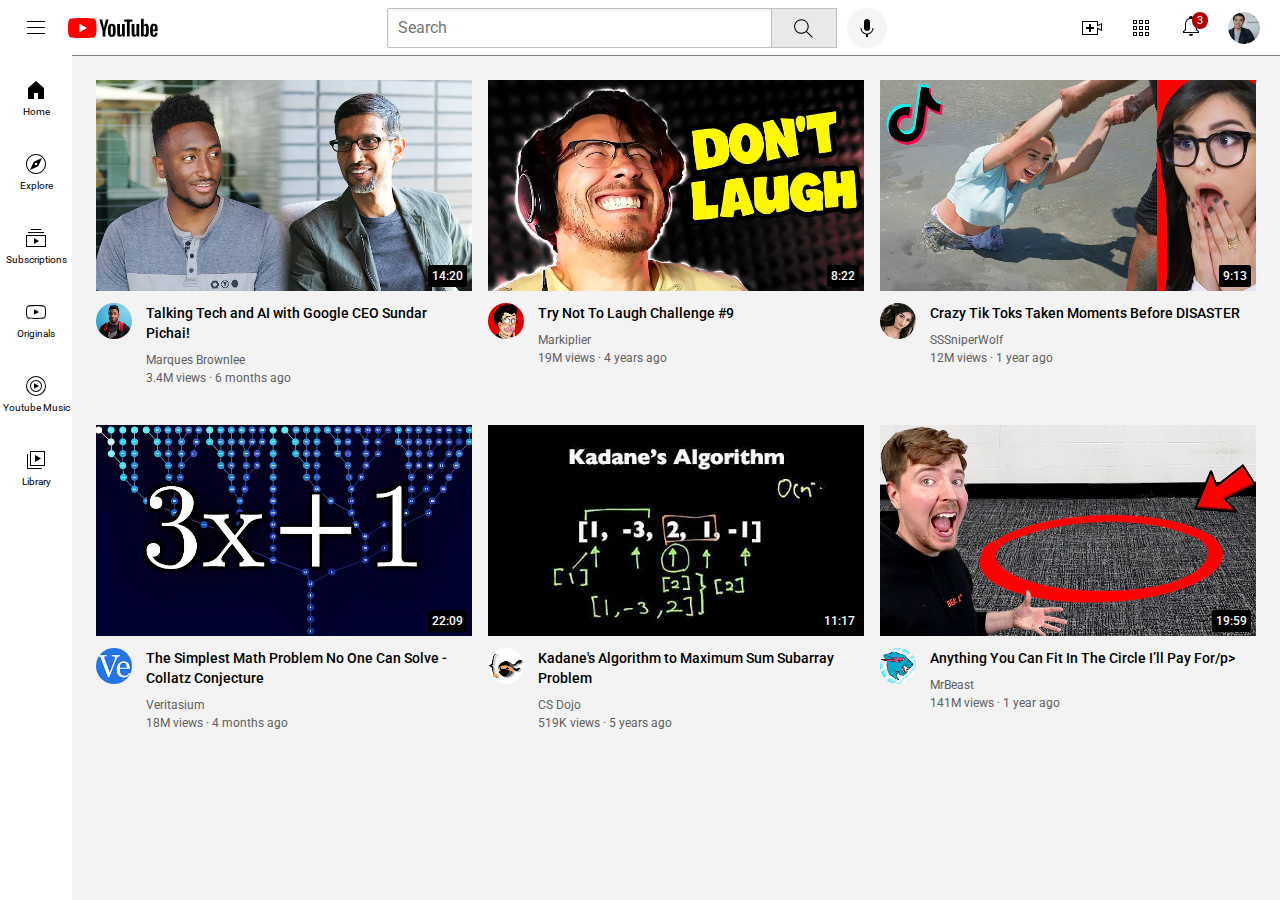
<file: index.html>
<!DOCTYPE html>
<html>
    <head>
        <title>Youtube.com Clone</title>

        <link rel="preconnect" href="https://fonts.googleapis.com">
        <link rel="preconnect" href="https://fonts.gstatic.com" crossorigin>
        <link href="https://fonts.googleapis.com/css2?family=Roboto:wght@400;500;700&display=swap" rel="stylesheet">
        
        <link rel="stylesheet" href="styles/general.css">
        <link rel="stylesheet" href="styles/header.css">
        <link rel="stylesheet" href="styles/video.css">
        <link rel="stylesheet" href="styles/sidebar.css">
    </head>
    <body>
<!--1. Block elements: takes up whole line spcae-->
<!--2. inline-block element: only takes up as much space as needed-->
<!--3.  Inline element: appear within a line of text. (Eg. Strong tagline)-->
<!-- Use ctrl+/ to add comment fast -->
        <div class="header">
            <div class="left-section">
                <img class="hamburger-menu" src="icons/hamburger-menu.svg">
                <img class="youtube-logo" src="icons/youtube-logo.svg">
            </div>
            <div class="middle-section">
                <input class="search-bar" type="text" placeholder="Search">
                <button class="search-button">
                    <img class="search-icon" src="icons/search.svg">
                    <div class="tooltip">Search</div>
                </button>
                <button class="voice-search-button">
                    <img class="voice-search-icon" src="icons/voice-search-icon.svg">
                </button>
            </div>
            <div class="right-section">
                <img class="upload-icon" src="icons/upload.svg">
                <img class="youtube-apps-icon" src="icons/youtube-apps.svg">
                <div class="notifications-icon-container">
                    <img class="notifications-icon" src="icons/notifications.svg">
                    <div class="notifications-count">3</div>
                </div>
                <img class="current-user-picture" src="channel-pictures/my-channel.jpeg">
            </div>
        </div>

        <div class="sidebar">
            <div class="sidebar-link">
                <img src="icons/home.svg">
                <div>Home</div>
            </div>
            <div class="sidebar-link">
                <img src="icons/explore.svg">
                <div>Explore</div>
            </div>
            <div class="sidebar-link">
                <img src="icons/subscriptions.svg">
                <div>Subscriptions</div>
            </div>
            <div class="sidebar-link">
                <img src="icons/originals.svg">
                <div>Originals</div>
            </div>
            <div class="sidebar-link">
                <img src="icons/youtube-music.svg">
                <div>Youtube Music</div>
            </div>
            <div class="sidebar-link">
                <img src="icons/library.svg">
                <div>Library</div>
            </div>
        </div>
<!--Div is a block element-->
<!--Div can contain other elements inside of it-->
        <div class="video-grid">
            <div class="video-preview">
                <div class="thumbnail-row">
                    <img class="thumbnail" src="thumbnails/thumbnail-1.webp">
                    <div class="video-time">14:20</div>
                </div>
                <div class="video-info-grid">
                    <div class="channel-picture">
                        <img class="profile-picture" src="channel-pictures/channel-1.jpeg">
                    </div>
                    <div class="video-info">
                        <p class="video-title">Talking Tech and AI with Google CEO Sundar Pichai!</p>
                        <p class="video-author">Marques Brownlee</p>
                        <p class="video-stats">3.4M views &#183; 6 months ago</p>
                    </div>
                </div>
            </div>
    
            <div class="video-preview">
                <div class="thumbnail-row">
                    <img class="thumbnail" src="thumbnails/thumbnail-2.webp">
                    <div class="video-time">8:22</div>
                </div>
                <div class="video-info-grid">
                    <div class="channel-picture">
                        <img class="profile-picture" src="channel-pictures/channel-2.jpeg">
                    </div>
                    <div class="video-info">
                        <p class="video-title">Try Not To Laugh Challenge #9</p>
                        <p class="video-author">Markiplier</p>
                        <p class="video-stats">19M views · 4 years ago</p>
                    </div>
                </div>
            </div>
    
            <div class="video-preview">
                <div class="thumbnail-row">
                    <img class="thumbnail" src="thumbnails/thumbnail-3.webp">
                    <div class="video-time">9:13</div>
                </div>
                <div class="video-info-grid">
                    <div class="channel-picture">
                        <img class="profile-picture" src="channel-pictures/channel-3.jpeg">
                    </div>
                    <div class="video-info">
                        <p class="video-title">Crazy Tik Toks Taken Moments Before DISASTER</p>
                        <p class="video-author">SSSniperWolf</p>
                        <p class="video-stats">12M views · 1 year ago</p>
                    </div>
                </div>
            </div>
        
            <div class="video-preview">
                <div class="thumbnail-row">
                    <img class="thumbnail" src="thumbnails/thumbnail-4.webp">
                    <div class="video-time">22:09</div>
                </div>
                <div class="video-info-grid">
                    <div class="channel-picture">
                        <img class="profile-picture" src="channel-pictures/channel-4.jpeg">
                    </div>
                    <div class="video-info">
                        <p class="video-title">The Simplest Math Problem No One Can Solve - Collatz Conjecture</p>
                        <p class="video-author">Veritasium</p>
                        <p class="video-stats">18M views · 4 months ago</p>
                    </div>
                </div>
            </div>
    
            <div class="video-preview">
                <div class="thumbnail-row">
                    <img class="thumbnail" src="thumbnails/thumbnail-5.webp">
                    <div class="video-time">11:17</div>
                </div>
                <div class="video-info-grid">
                    <div class="channel-picture">
                        <img class="profile-picture" src="channel-pictures/channel-5.jpeg">
                    </div>
                    <div class="video-info">
                        <p class="video-title">Kadane's Algorithm to Maximum Sum Subarray Problem</p>
                        <p class="video-author">CS Dojo</p>
                        <p class="video-stats">519K views · 5 years ago</p>
                    </div>
                </div>
            </div>
            
            <div class="video-preview">
                <div class="thumbnail-row">
                    <img class="thumbnail" src="thumbnails/thumbnail-6.webp">
                    <div class="video-time">19:59</div>
                </div>
                <div class="video-info-grid">
                    <div class="channel-picture">
                        <img class="profile-picture" src="channel-pictures/channel-6.jpeg">
                    </div>
                    <div class="video-info">
                        <p class="video-title">Anything You Can Fit In The Circle I’ll Pay For/p>
                        <p class="video-author">MrBeast</p>
                        <p class="video-stats">141M views · 1 year ago</p>
                    </div>
                </div>
            </div>
        </div>
    </body>
</html>
</file>
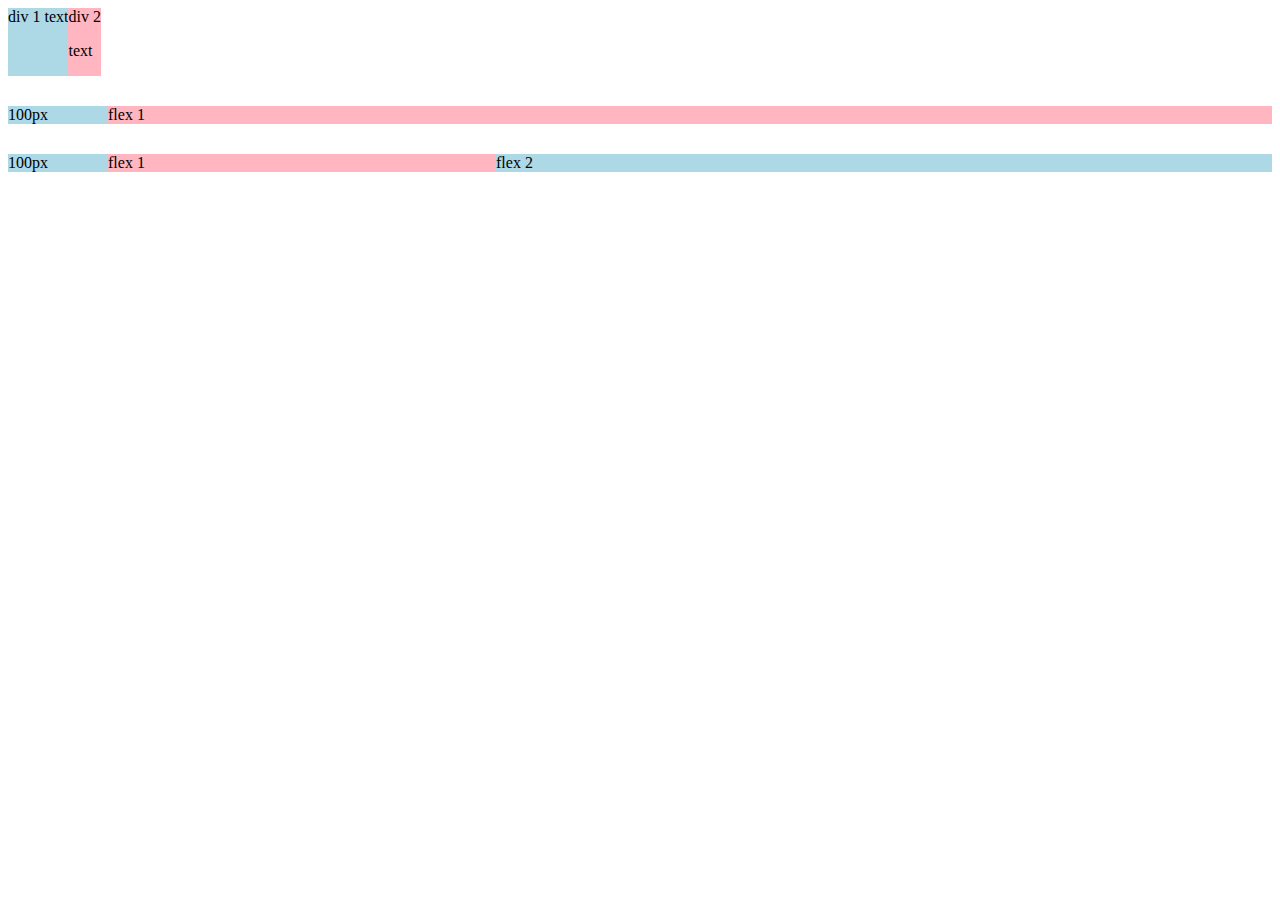
<file: flexbox.html>
<!DOCTYPE html>
<html>
    <head>
        <title>Flexbox Practice</title>
    </head>
    <body>
        <!--flexbox is flexible-->
        <div style="
            display: flex;
            flex-direction: row;
        ">
            <div style="background-color: lightblue;">div 1 text</div>
            <div style="background-color: lightpink;">div 2 <p>text</p></div>
        </div>

        <div style="
            margin-top: 30px;
            display: flex;
            flex-direction: row;
        ">
            <div style="background-color: lightblue; width: 100px;">100px</div>
            <div style="background-color: lightpink; flex: 1;">flex 1</div>
        </div>

        <div style="
            margin-top: 30px;
            display: flex;
            flex-direction: row;
        ">
            <div style="background-color: lightblue; width: 100px;">100px</div>
            <div style="background-color: lightpink; flex: 1;">flex 1</div>
            <div style="background-color: lightblue; flex: 2;">flex 2</div>
        </div>
    </body>
</html>
</file>
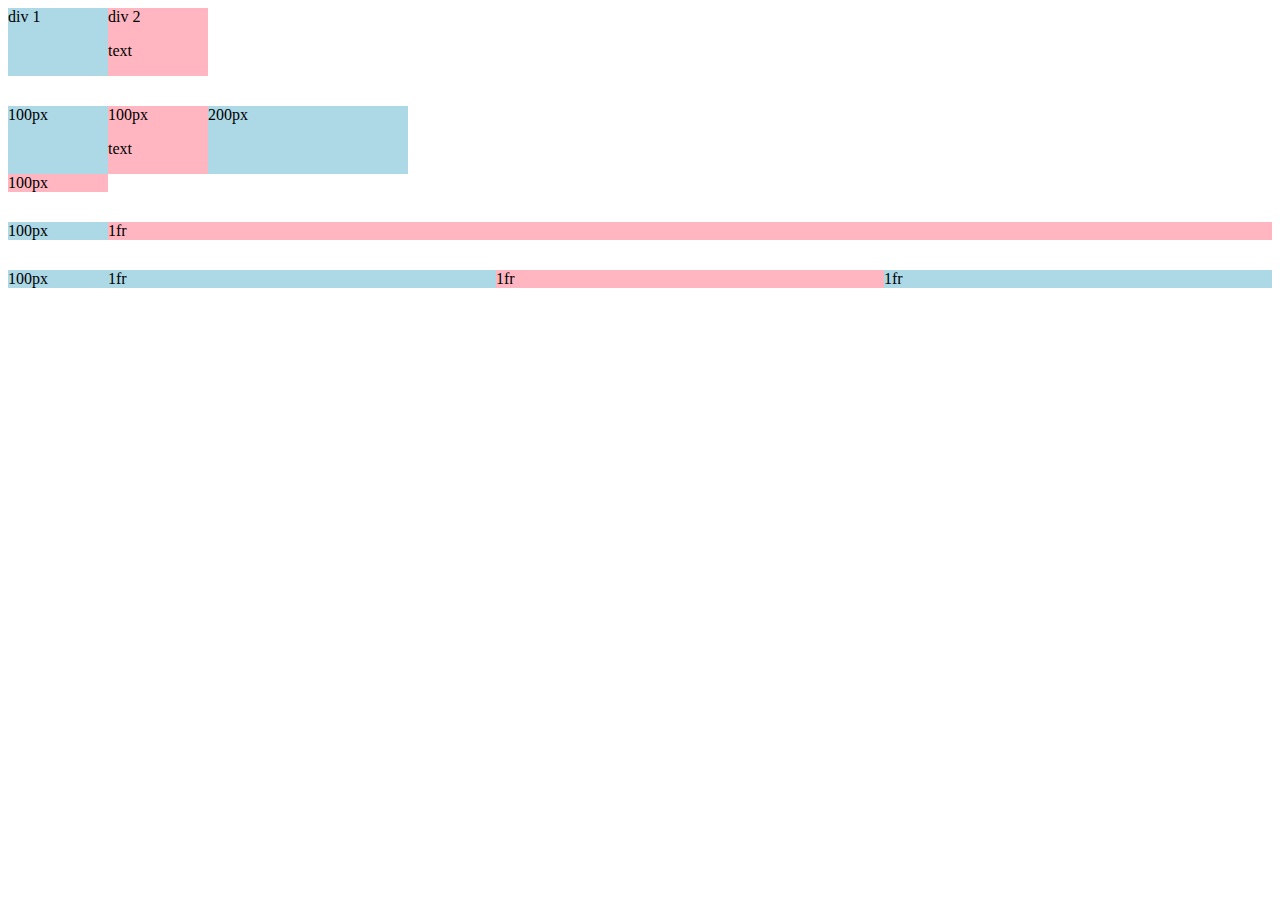
<file: grid.html>
<! DOCTYPE>
<html>
    <head>
        <title>Grid practice</title>
    </head>
    <body>
        <div style="
            display: grid;
            grid-template-columns: 100px 100px;
        ">
            <div style="background-color: lightblue;">div 1</div>
            <div style="background-color: lightpink;">div 2<p>text</p></div>
        </div>

        <div style="
            margin-top: 30px;
            display: grid;
            grid-template-columns: 100px 100px 200px;
        ">
            <div style="background-color: lightblue;">100px</div>
            <div style="background-color: lightpink;">100px<p>text</p></div>
            <div style="background-color: lightblue;">200px</div>
            <div style="background-color: lightpink;">100px</div>
        </div>

        <div style="
            margin-top: 30px;
            display: grid;
            grid-template-columns: 100px 1fr;
        ">
            <div style="background-color: lightblue;">100px</div>
            <div style="background-color: lightpink;">1fr</div>

        <div style="
            margin-top: 30px;
            display: grid;
            grid-template-columns: 100px 1fr 1fr;
        ">
            <div style="background-color: lightblue;">100px</div>
            <div style="background-color: lightpink;">1fr</div>
            <div style="background-color: lightblue;">2fr</div>
        </div>

        <div style="
            margin-top: 30px;
            display: grid;
            grid-template-columns: 1fr 1fr 1fr;
        ">
            <div style="background-color: lightblue; height=200px;">1fr</div>
            <div style="background-color: lightpink; height=200px;">1fr</div>
            <div style="background-color: lightblue; height=200px;">1fr</div>
    </body>
</html>
</file>
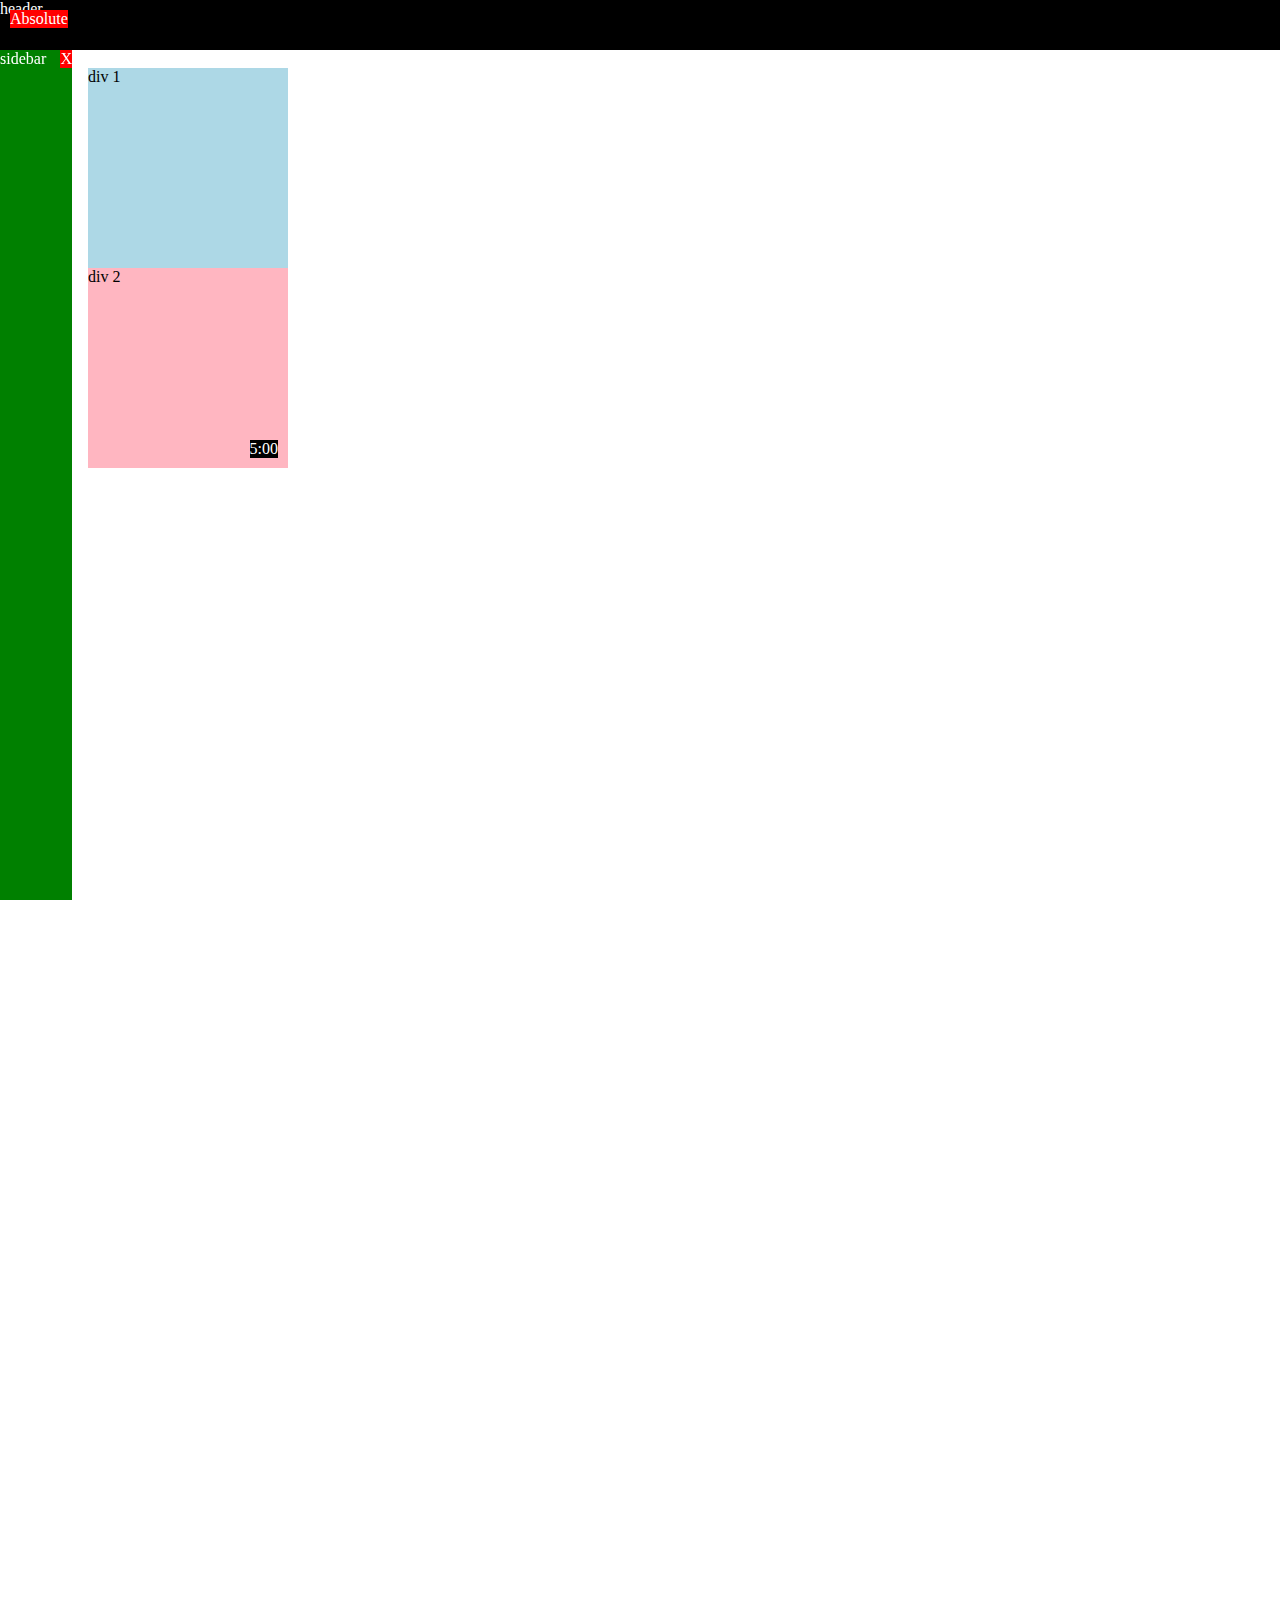
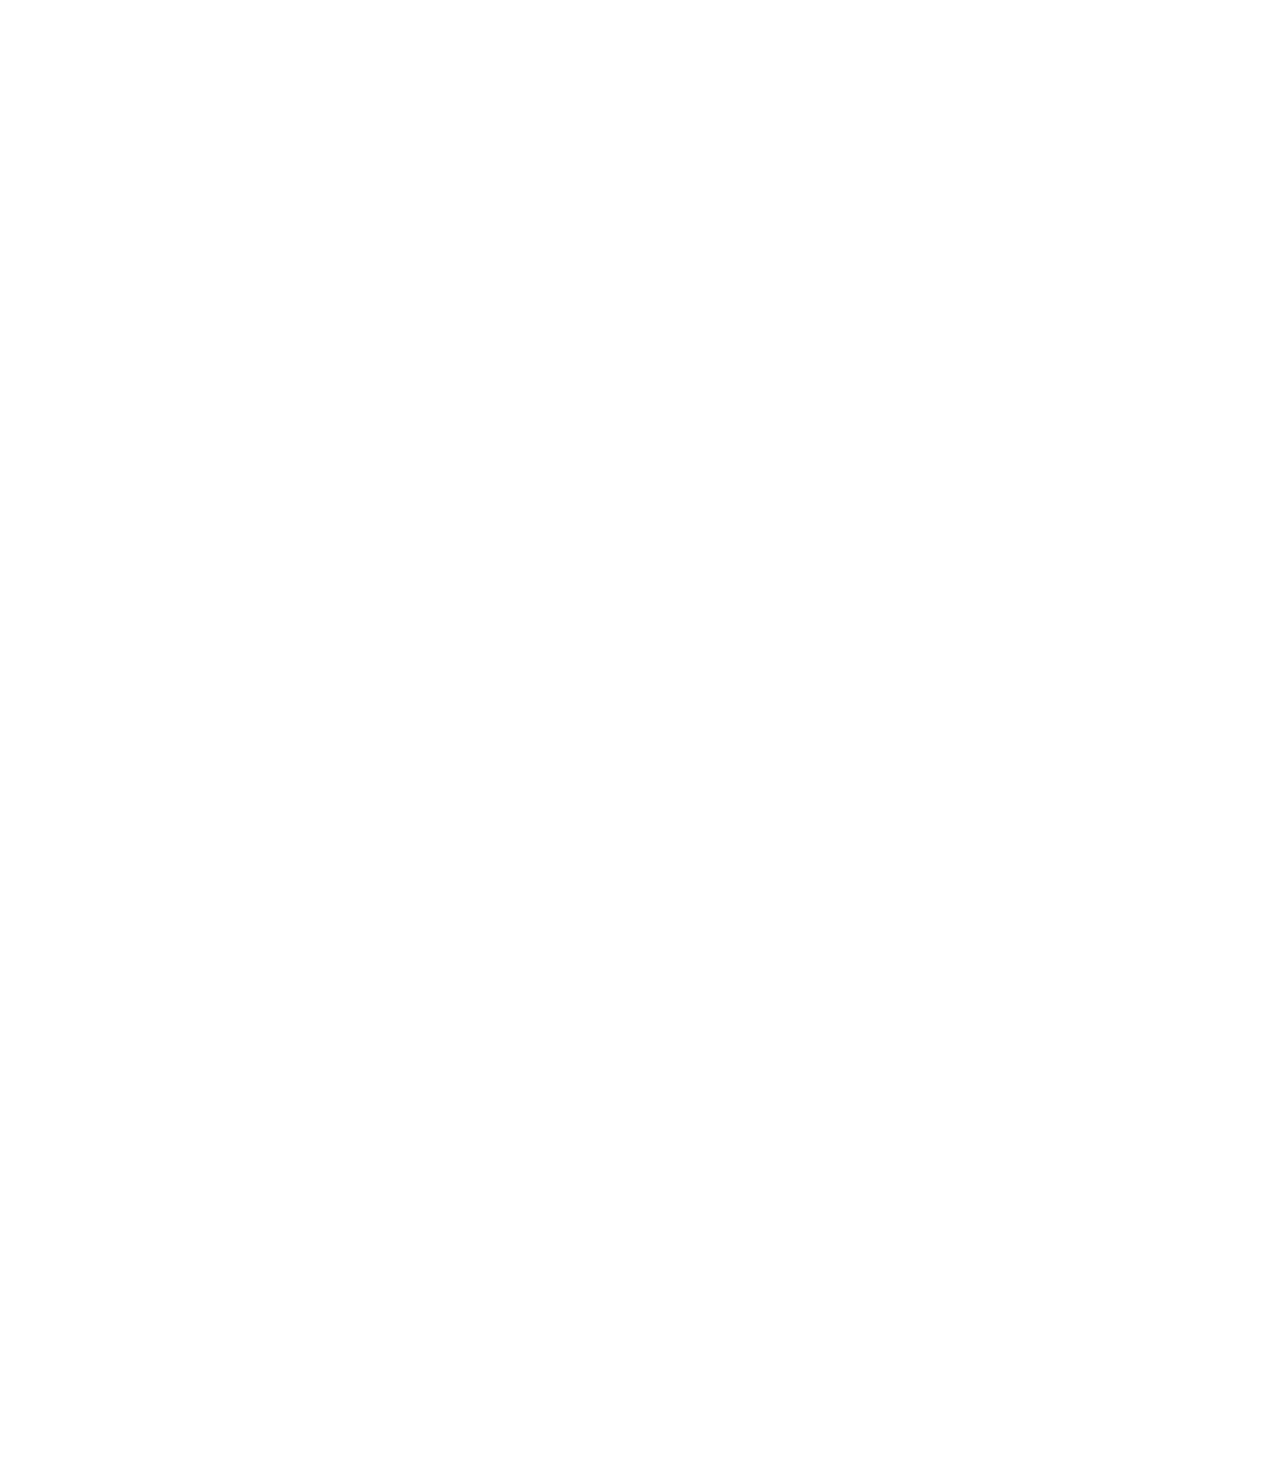
<file: position.html>
<!DOCTYPE html>
<html>
    <head>
        <title>Position Practice</title>
    </head>
    <body style="
        height: 3000px;
        padding-top: 60px;
        padding-left: 80px;
    ">
        <div style="
            background-color: black;
            color: white;
            position: fixed;
            top: 0;
            left: 0;
            right: 0;
            height: 50px;
            z-index: 0;
        ">header</div>

        <div style="
            background-color: green;
            color: white;
            position: fixed;
            left: 0;
            bottom: 0;
            top: 50px;
            width: 72px;
            z-index: 0;
        ">
            sidebar
            <div style="
                position: absolute;
                background-color: red;
                color: white;
                right: 0px;
                top: 0px;
                z-index: 1;
            ">
                X
            </div>
        </div>

        <!--Position absolute means an object that scrolls up and down with page-->
        <!--Moreover if it is written with a higher z index then it will be above the position: fixed elements-->
        <div style="
            position: absolute;
            background-color: red;
            color: white;
            left: 10px;
            top: 10px;
            z-index: 1;
        ">
            Absolute
        </div>


        <div style="
            background-color: lightblue;
            height: 200px;
            width: 200px;
            position: static;
        ">div 1</div>
        <div style="
            background-color: lightpink;
            height: 200px;
            width: 200px;
            position: relative;
        ">
            div 2
            <div style="
                position: absolute;
                background-color: black;
                color: white;
                bottom: 10px;
                right: 10px;
            ">
                5:00
            </div>
        </div>
    </body>
</html>
</file>
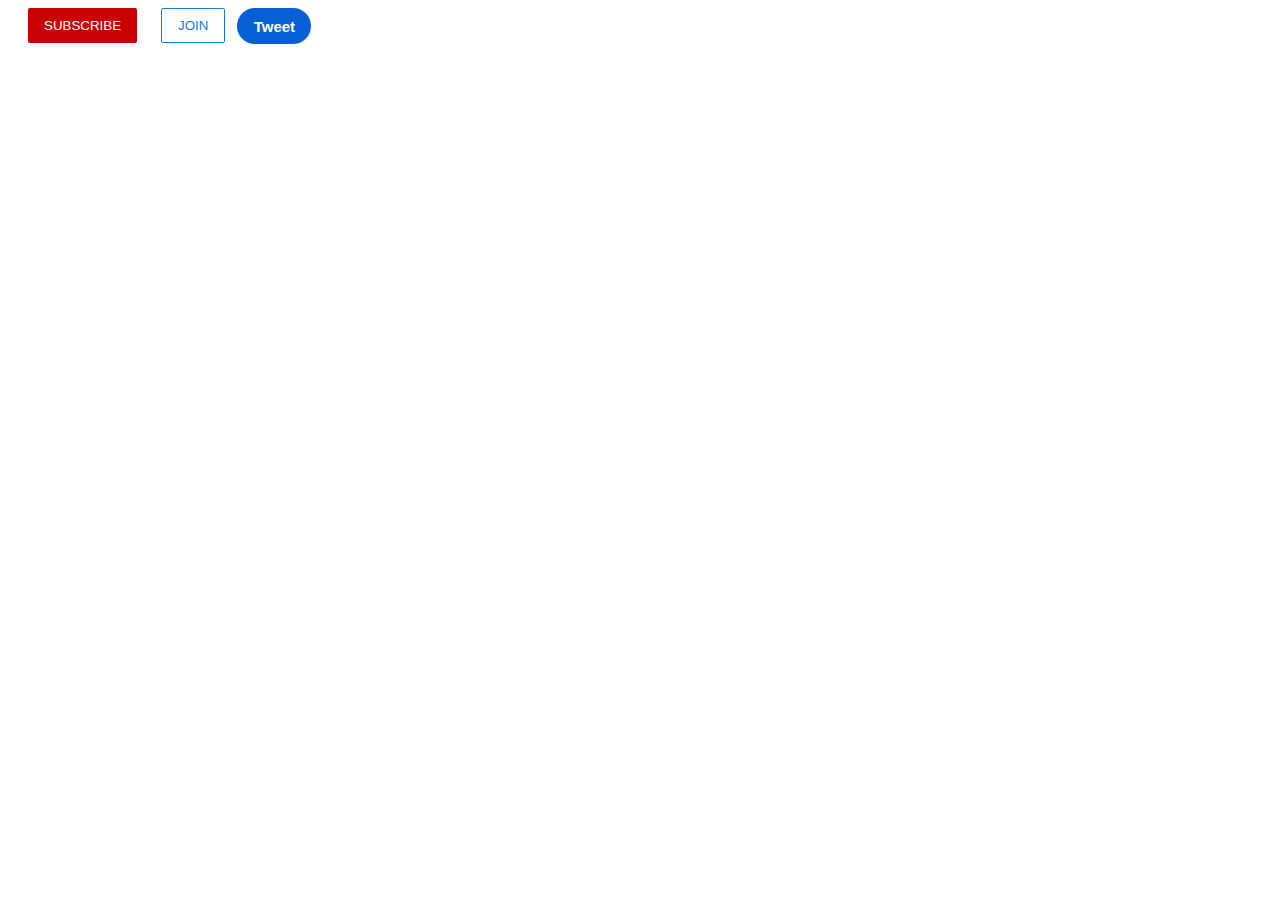
<file: intro-to-html/buttons.html>
<!DOCTYPE html>
<html>
    <head>
        <title>ButtonsPractice</title>
        <link rel="stylesheet" href="styles/buttons.css">  
    </head>
    <body>
        <button class="subscribe-button">
            SUBSCRIBE
        </button>
        <button class="join-button">
            JOIN
        </button>
        <button class="tweet-button">
            Tweet
        </button>
    </body>
</html>




<!-- PRACTICE SEEING WEB PAGES-->
</file>
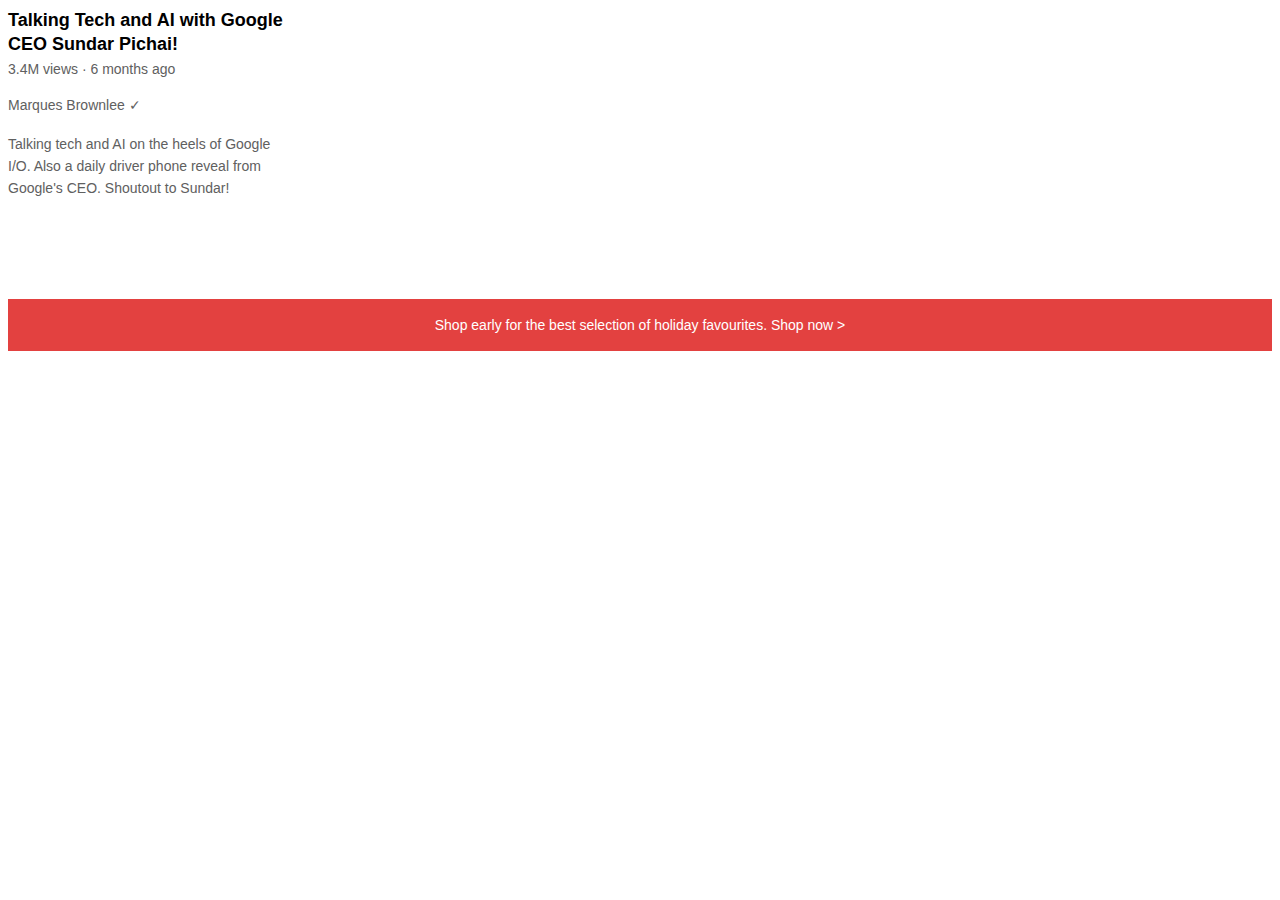
<file: intro-to-html/textstyles.html>
<!DOCTYPE html>
<html>
    <head>
        <title>Text Practice</title>
        <link rel="stylesheet" href="styles/textstyle.css"
    </head>
    <body>
        <p class="video-title">
            Talking Tech and AI with Google CEO Sundar Pichai!
        </p>
        
        <p class="video-stats">
            3.4M views &#183; 6 months ago
        </p>
        
        <p class="video-author">
            Marques Brownlee &#10003;
        </p>
        
        <p class="video-description">
            Talking tech and AI on the heels of Google I/O. Also a daily driver phone reveal from Google's CEO. Shoutout to Sundar!
        </p>
        
        <p class="apple-text">
            Shop early for the best selection of holiday favourites. <span class="shop-link">Shop now &#62;</span>
        </p>
    </body>
</html>
</file>
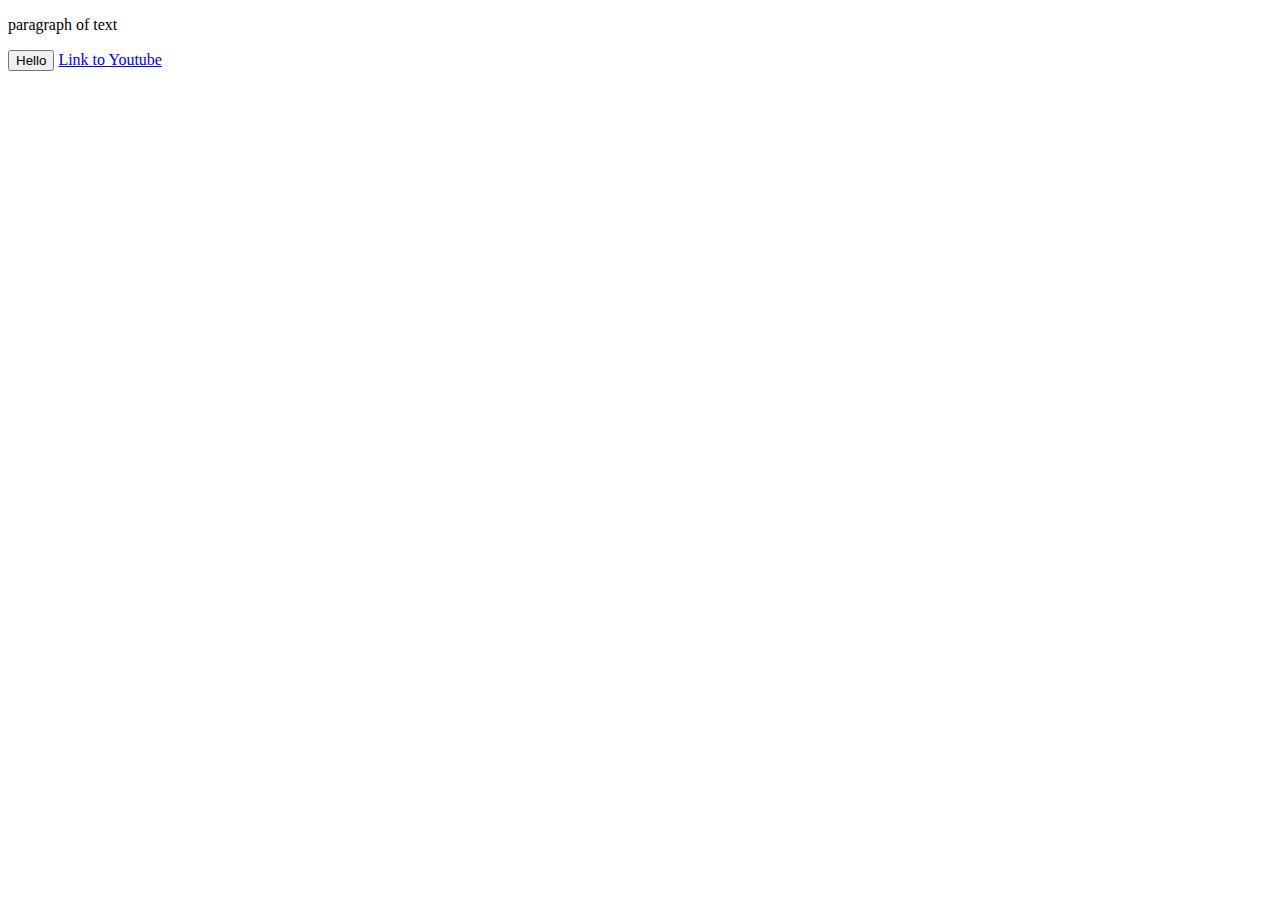
<file: intro-to-html/website.html>
<!DOCTYPE html>
<html>
    <head>
        <title>First Website</title>
    </head>
    <body>
        <p>
            paragraph of text
        </p>
        
        <button>
            Hello
        </button>
        
        <a href="https://www.youtube.com/" target="_blank">
            Link to Youtube
        </a>
    </body>
</html>
</file>
<file: styles/general.css>
p {
    font-family: Roboto, Arial;
    margin-top: 0;
    margin-bottom: 0;
}

body {
    margin: 0;
    padding-top: 80px;
    padding-left: 96px;
    padding-right: 24px;
    background-color: rgb(243, 243, 243);
}
</file>
<file: styles/header.css>
.header {
    height: 55px;
    display: flex;
    flex-direction: row;
    justify-content: space-between;
    position: fixed;
    top: 0;
    left: 0;
    right: 0;
    background-color: white;
    border-bottom-width: 1px;
    border-bottom-style: solid;
    border-bottom-color: grey;
    z-index: 100;
}

.left-section {
    display: flex;
    align-items: center;
}

.hamburger-menu {
    height: 24px;
    margin-left: 24px;
    margin-right: 20px;
}

.youtube-logo {
    height: 20px;
}

.middle-section {
    flex: 1;
    margin-left: 70px;
    margin-right: 35px;
    max-width: 500px;
    display: flex;
    align-items: center;
}

.search-bar {
    flex: 1;
    height: 36px;
    padding-left: 10px;
    font-size: 16px;
    border-width: 1px;
    border-style: solid;
    border-color: rgb(191, 191, 191);
    border-radius: 2px;
    box-shadow: inset 1px 2px 3px rgba(0, 0, 0, 0.05);
    width: 0;
}

.search-bar::placeholder {
    font-family: Roboto, Arial;
    font-size: 16px;
}

.search-button {
    height: 40px;
    width: 66px;
    background-color: rgb(233, 233, 233);
    border-width: 1px;
    border-style: solid;
    border-color: rgb(191, 191, 191);
    margin-left: -1px;
    margin-right: 10px;
    position: relative;
}

.search-button .tooltip {
    position: absolute;
    background-color: gray;
    color: white;
    padding-top: 4px;
    padding-bottom: 4px;
    padding-left: 8px;
    padding-right: 8px;
    border-radius: 2px;
    font-size: 12px;
    bottom: -30px;
    opacity: 0;
    transition: opacity 0.15s;
}

.search-button:hover .tooltip {
    opacity: 1;
}

.search-icon {
    height: 25px;
    margin-top: 4px;
}

.voice-search-button {
    height: 40px;
    width: 40px;
    border-radius: 20px;
    border: none;
    background-color: rgb(246, 244, 244);
}

.voice-search-icon {
    height: 24px;
    margin-top: 4px;
}

.right-section {
    width: 180px;
    margin-right: 20px;
    display: flex;
    align-items: center;
    justify-content: space-between;
    flex-shrink: 0;
}

.upload-icon {
    height: 24px;
}

.youtube-apps-icon {
    height: 24px;
}

.notifications-icon {
    height: 24px;
}

.notifications-icon-container {
    position: relative;
}

.notifications-count {
    position: absolute;
    top: -2px;
    right: -5px;
    background-color: rgb(177, 0, 0);
    color: white;
    font-family: Roboto, Arial;
    font-size: 11px;
    padding-left: 5px;
    padding-right: 5px;
    padding-top: 2px;
    padding-bottom: 2px;
    border-radius: 10px;
}

.current-user-picture {
    height: 32px;
    border-radius: 16px;
}
</file>
<file: styles/video.css>
.thumbnail {
    width: 100%;
}

.video-title {
    margin-top: 0;
    font-size: 14px;
    font-weight: 500;
    line-height: 20px;
    margin-bottom: 10px;
}

.video-info-grid {
    display: grid;
    grid-template-columns: 50px 1fr;
}
.profile-picture {
    width: 36px;
    border-radius: 50px;
}

.thumbnail-row {
    margin-bottom: 8px;
    position: relative;
}

.video-author,
.video-stats {
    font-size: 12px;
    color: rgb(96, 96, 96);
}

.video-author {
    margin-bottom: 4px;
}

.video-grid {
    display: grid;
    grid-template-columns: 1fr 1fr 1fr;
    column-gap: 16px;
    row-gap: 40px;
}

.video-time {
    font-family: Roboto, Arial;
    font-size: 12px;
    font-weight: 500;
    padding-left: 4px;
    padding-right: 4px;
    padding-top: 4px;
    padding-bottom: 4px;
    background-color: black;
    color: white;
    position: absolute;
    bottom: 8px;
    right: 5px;
    border-radius: 2px;
}
</file>
<file: styles/sidebar.css>
.sidebar {
    position: fixed;
    left: 0;
    bottom: 0;
    top: 55px;
    background-color: white;
    width: 72px;
    z-index: 200;
    padding-top: 5px;
}

.sidebar-link {
    height: 74px;
    display: flex;
    justify-content: center;
    align-items: center;
    flex-direction: column;
    cursor: pointer;
}

.sidebar-link:hover {
    background-color: rgb(235, 235, 235);
}

.sidebar-link img {
    height: 24px;
    margin-bottom: 4px;
}

.sidebar-link div {
    font-family: Roboto, Arial;
    font-size: 10px;
}
</file>
<file: intro-to-html/styles/buttons.css>
.subscribe-button {
    background-color: rgb(200, 0, 0);
    color: white;
    border: none;
    border-radius: 2px;
    cursor: pointer;
    margin-right: 20px;
    margin-left: 20px;
    transition: opacity 0.15s;
    padding-top: 10px;
    padding-bottom: 10px;
    padding-left: 16px;
    padding-right: 16px;
    vertical-align: top;
}

.subscribe-button:hover {
    opacity: 0.8;
}

.subscribe-button:active {
    opacity: 0.5;
}

.join-button {
    background-color: white;
    border-color: rgb(23, 122, 215);
    border-style: solid;
    border-width: 1px;
    color:rgb(23, 122, 215);
    padding-top: 9px;
    padding-bottom: 9px;
    padding-left: 16px;
    padding-right: 16px;
    border-radius: 2px;
    cursor: pointer;
    transition: background-color 0.15s,
    color 0.15s;
}

.join-button:hover {
    background-color: rgb(23, 122, 215);
    color: white;
}

.join-button:active {
    opacity: 0.7;
}

.tweet-button {
    background-color: rgb(6, 95, 212);
    color: white;
    border: none;
    height: 36px;
    width: 74px;
    border-radius: 18px;
    font-weight: bold;
    font-size: 15px;
    cursor: pointer;
    margin-left: 8px;
    transition: box-shadow 0.15s;
    vertical-align: top;
}

.tweet-button:hover {
    box-shadow: 5px 5px 10px rgba(0, 0, 0, 0.15);
}
</file>
<file: intro-to-html/styles/textstyle.css>
p {
    font-family: Arial;
    margin-top: 0;
    margin-bottom: 0;
}

.video-title {
    font-weight: bold;
    font-size: 18px;
    width: 280px;
    line-height: 24px;
    margin-bottom: 5px;
}

.video-stats {
    font-size: 14px;
    color: rgb(96, 96, 96);
    margin-bottom: 20px;
}

.video-author {
    font-size: 14px;
    color: rgb(96, 96, 96);
    margin-bottom: 20px;
}

.video-description {
    font-size: 14px;
    color: rgb(96, 96, 96);
    width: 280px;
    line-height: 22px;
    margin-bottom: 100px;
}

.apple-text {
    margin-bottom: 50px;
    font-size: 14px;
    background-color: rgb(227, 65, 64);
    color: white;
    text-align: center;
    padding-top: 18px;
    padding-bottom: 18px;
}

.shop-link {
    cursor: pointer;
}

.shop-link:hover {
    text-decoration: underline;
}
</file>
